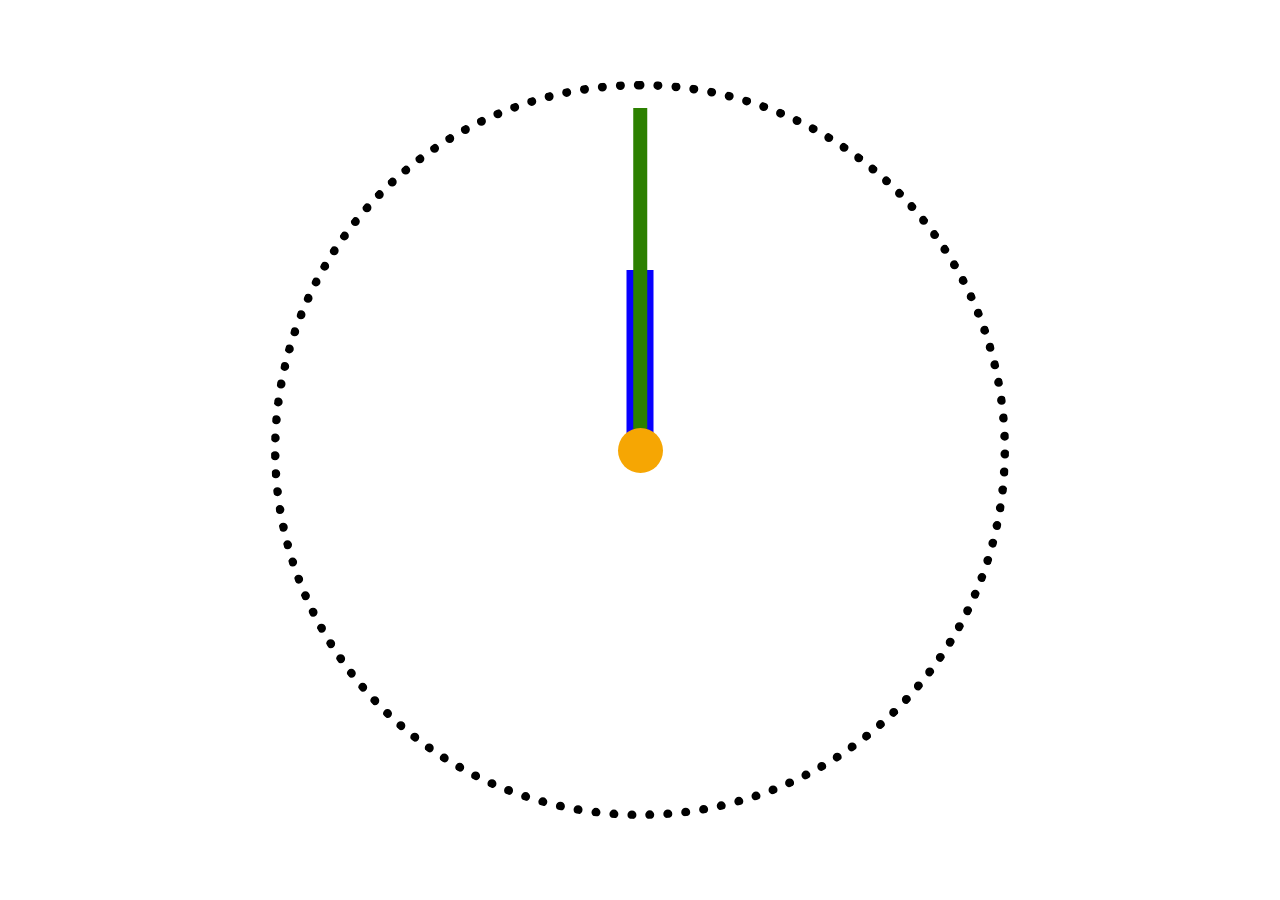
<file: index.html>
<!doctype html><html lang="en"><head><meta charset="utf-8"><meta name="viewport" content="width=device-width, user-scalable=no, initial-scale=1.0, maximum-scale=1.0, minimum-scale=1.0"><meta http-equiv="X-UA-Compatible" content="ie=edge"><title>Stop watch</title><link rel="stylesheet" href="index.d0c4cce3.css"></head><body> <div class="stopwatch"> <div class="stopwatch__minute stopwatch__minute--speed-up"></div> <div class="stopwatch__seconds stopwatch__seconds--speed-up"></div> <div class="stopwatch__dot"></div> </div> </body></html>
</file>
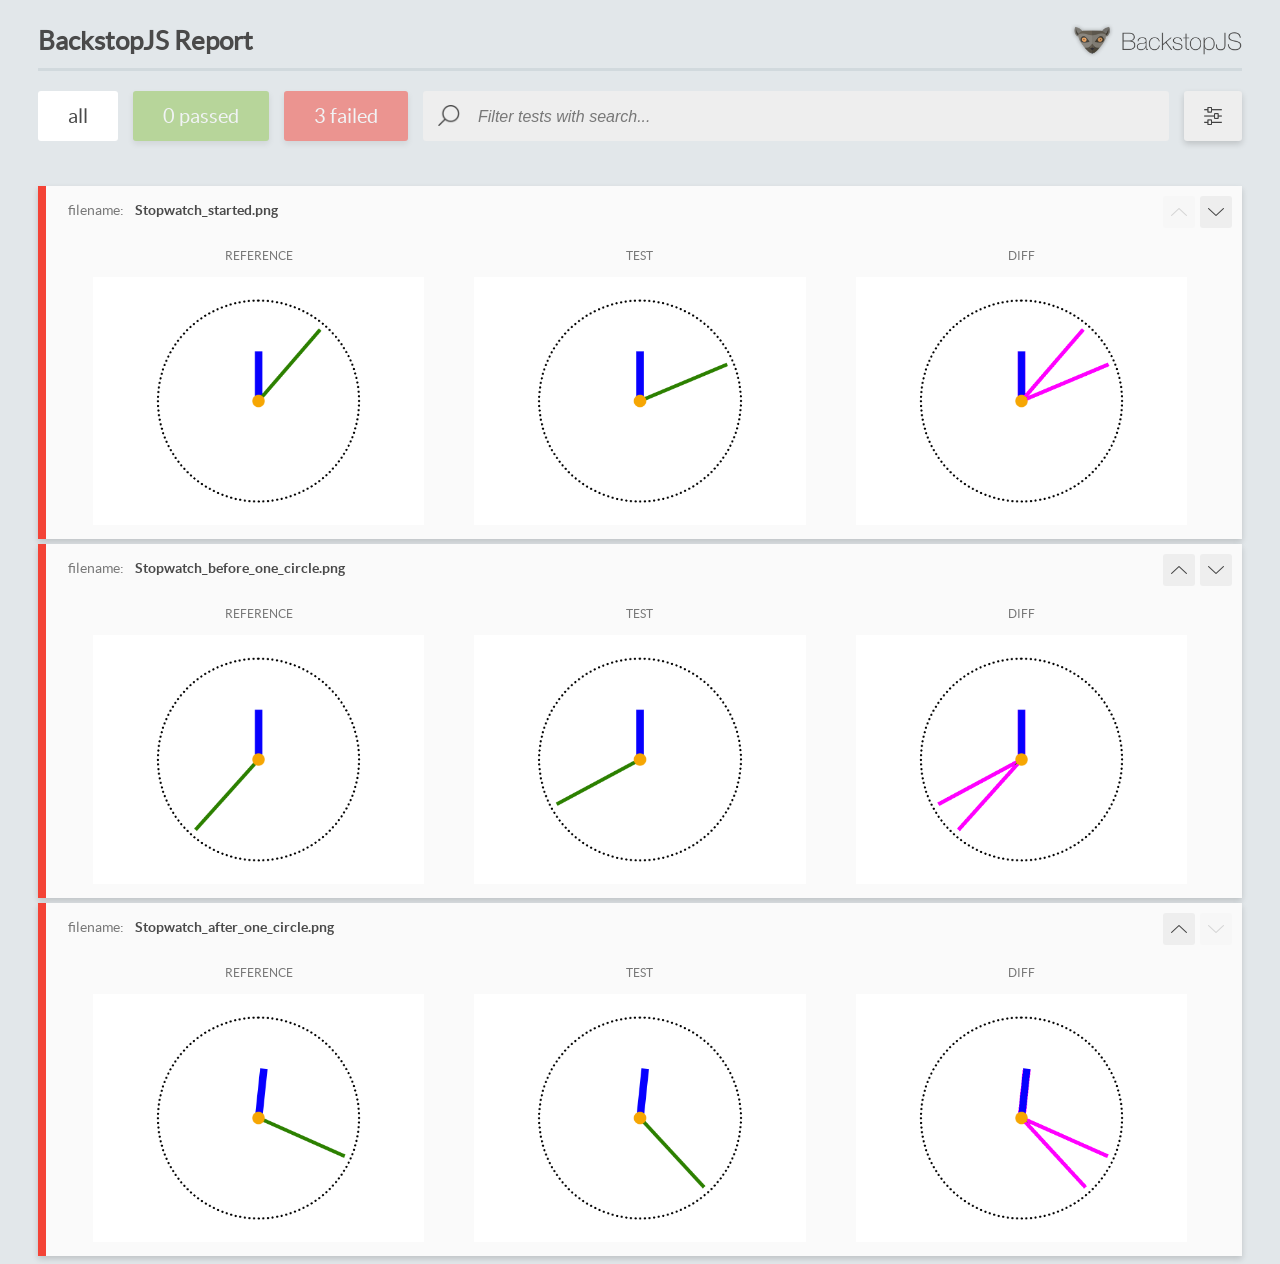
<file: report/html_report/index.html>
<!DOCTYPE html>
<html>
  <head>
    <meta charset="utf-8">
    <!-- Disable Cache -->
    <meta http-equiv="Cache-Control" content="no-cache, no-store, must-revalidate">
    <meta http-equiv="Pragma" content="no-cache">
    <meta http-equiv="Expires" content="0">

    <title>BackstopJS Report</title>

    <style>
      @font-face {
          font-family: 'latoregular';
          src: url('./assets/fonts/lato-regular-webfont.woff2') format('woff2'),
              url('./assets/fonts/lato-regular-webfont.woff') format('woff');
          font-weight: 400;
          font-style: normal;
      }
      @font-face {
          font-family: 'latobold';
          src: url('./assets/fonts/lato-bold-webfont.woff2') format('woff2'),
              url('./assets/fonts/lato-bold-webfont.woff') format('woff');
          font-weight: 700;
          font-style: normal;
      }

      .ReactModal__Body--open {
          overflow: hidden;
      }
      .ReactModal__Body--open .header {
        display: none;
      }

    </style>
  </head>
  <body style="background-color: #E2E7EA">
    <div id="root">

    </div>
    <script>
      function report (report) { // eslint-disable-line no-unused-vars
        window.tests = report;
      }
    </script>
    <script src="config.js"></script>
    <script src="index_bundle.js"></script>
  </body>
</html>
</file>
<file: index.d0c4cce3.css>
:root{--size:80vmin;--border-color:#000;--border-size:1vmin;--minutes-hand-color:#0700ff;--minutes-hand-width:3vmin;--minutes-hand-height:20vmin;--seconds-hand-color:#2c8000;--seconds-hand-width:1.5vmin;--seconds-hand-height:38vmin;--center-circle-diameter:5vmin;--center-circle-color:#f6a603}@keyframes rotation{0%{transform:translate(-50%)rotate(0)}to{transform:translate(-50%)rotate(360deg)}}body{justify-content:center;align-items:center;height:100vh;margin:0;display:flex}.stopwatch{height:var(--size);width:var(--size);border:var(--border-size)dotted var(--border-color);border-radius:var(--size);justify-content:center;align-items:center;display:flex;position:relative}.stopwatch__minute{transform-origin:bottom;background-color:var(--minutes-hand-color);width:var(--minutes-hand-width);height:var(--minutes-hand-height);animation:3600s steps(60,end) infinite rotation;position:absolute;bottom:50%;left:50%;transform:translate(-50%)}.stopwatch__minute--speed-up{animation-duration:600s}.stopwatch__seconds{transform-origin:bottom;background-color:var(--seconds-hand-color);width:var(--seconds-hand-width);height:var(--seconds-hand-height);animation:60s linear infinite rotation;position:absolute;bottom:50%;left:50%;transform:translate(-50%)}.stopwatch__seconds--speed-up{animation-duration:10s}.stopwatch__dot{z-index:1;background-color:var(--center-circle-color);width:var(--center-circle-diameter);height:var(--center-circle-diameter);border-radius:50%;position:relative}
/*# sourceMappingURL=index.d0c4cce3.css.map */
</file>
